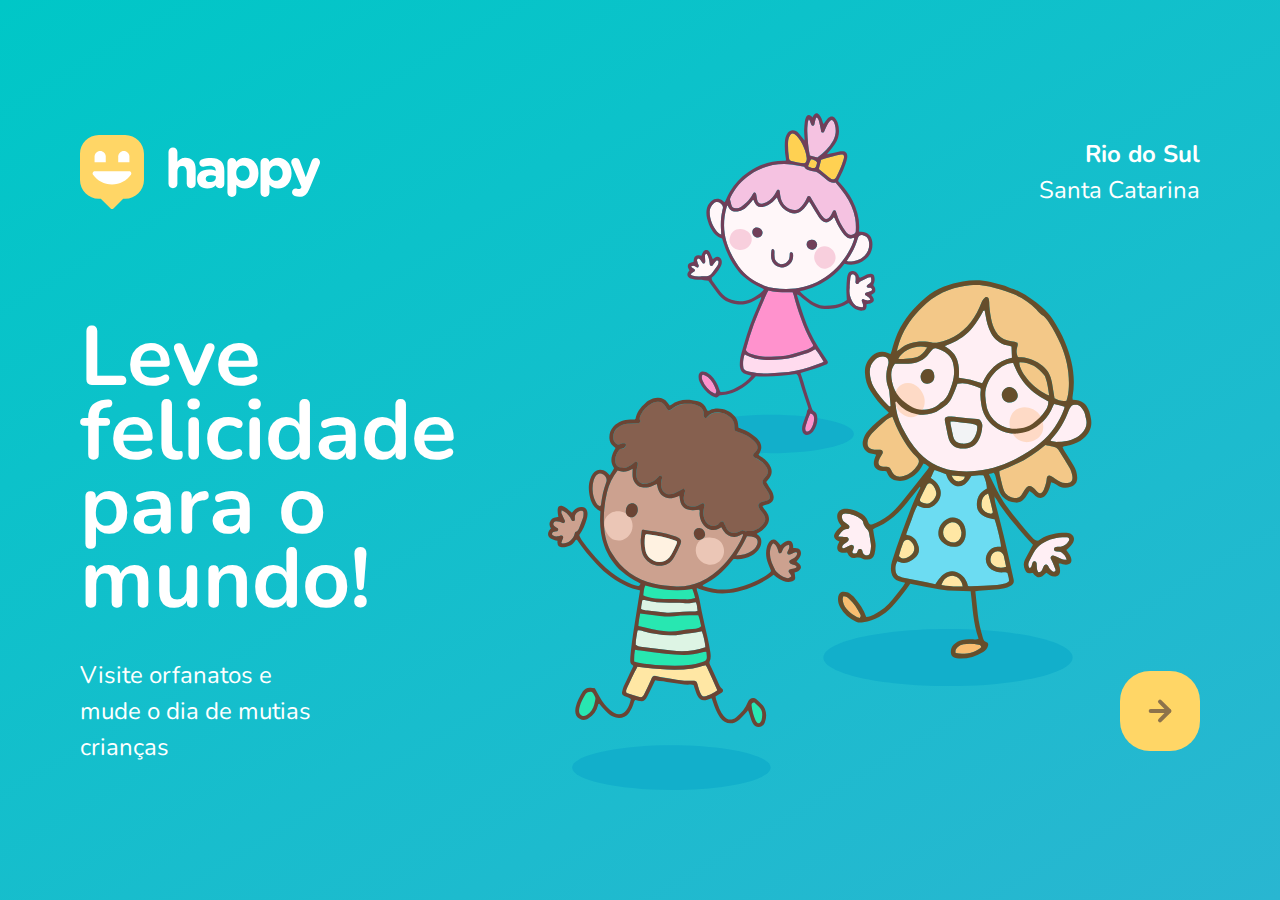
<file: index.html>
<!DOCTYPE html>
<html lang="pt_BR">

<head>
  <meta charset="UTF-8">
  <meta name="viewport" content="width=device-width, initial-scale=1.0">
  <title>Happy</title>
  <link href="https://fonts.googleapis.com/css2?family=Nunito:wght@400;600;800&display=swap" rel="stylesheet">
  <link rel="stylesheet" href="public/css/main.css">
  <link rel="stylesheet" href="public/css/animations.css">
  <link rel="stylesheet" href="public/css/page-landing.css">

  <link rel="icon" href="./public/images/logo-icon.png">
</head>

<body>
  <div class="page-landing">
    <div class="container">
      <header>
        <img id="logo" class="animate-up" src="public/images/logo.svg" alt="Logo from page">

        <div class="location animate-up">
          <strong>Rio do Sul</strong>
          <p animate-up>Santa Catarina</p>
        </div>
      </header>

      <main>
        <h1 class="animate-up">Leve felicidade para o mundo!</h1>

        <section class="visit">
          <p class="animate-up">Visite orfanatos e mude o dia de mutias crianças</p>
          <a href="#" title="Visite orfanatos" class="animate-up">
            <img src="public/images/arrow.svg" alt="Go to map">
          </a>
        </section>
    </div>
  </div>
  </main>

</body>

</html>
</file>
<file: public/css/main.css>
* {
  margin: 0;
  padding: 0;
}

body {
  height: 100vh;
  color: #FFF;
}

:root {
  font-size: 62.5%;
}

body, input, button, textarea {
  font-weight: 400;
  line-height: 1;
  font-size: 18px;
  font-family: 'Nunito', sans-serif;
}
</file>
<file: public/css/page-landing.css>
.page-landing {
  background: linear-gradient(329.54deg, #29b6d1 0%, #00c7c7 100%);

  text-align: center;
  min-height: 100vh;

  display: flex;
}

.container {
  margin: auto;
  width: min(90%, 112rem);
}

.location, h1, .visit p {
  height: 16vh;
}

.visit a {
  width: 8rem;
  height: 8rem;
  background: #ffd666;

  border: none;
  border-radius: 3rem;

  display: flex;
  align-items: center;
  justify-content: center;

  margin: 0 auto;

  transition: background 200ms;

}

.visit a:hover {
  background: #96feff;
}

#logo {
  animation-delay: 50ms;
}

.location {
  animation-delay: 100ms;
}

main h1 {
  animation-delay: 150ms;
}

.visit p {
  animation-delay: 200ms;
}

.visit a {
  animation-delay: 250ms;
}

/* Desktop Version */

@media (min-width: 760px) {
  
  .container {
    padding: 5rem 2rem;
    background: url("../images/bg.svg") no-repeat 80% / clamp(30rem, 54vw, 56rem);
    background-position: top-center; 
  }

  header {
    display: flex;
    align-items: center;
    justify-content: space-between;
  }

  .location, h1, .visit p {
    height: initial;
    text-align: initial;
  }

  .location {
    text-align: right;
    font-size:2.4rem;
    line-height: 1.5;
  }

  main h1 {
    font-size: clamp(4rem, 8vw, 8.4rem);
    font-weight: bold;
    line-height: .88;

    margin: clamp(10%, 9vh, 12%)0 4rem;

    width: min(300px, 80%);
  }

  .visit {
    display: flex;
    align-items: center;
    justify-content: space-between;
  }

  .visit a {
    margin: initial;
  }

  .visit p {
    font-size: 2.4rem;
    line-height: 1.5;
    width: clamp(20rem, 20vw, 30rem);
  }
}
</file>
<file: public/css/animations.css>
/* Animações */

@keyframes up {
  from {
    opacity: 0;
    transform: translateY(16px);
  }

  to {
    opacity: 1;
    transform: translateY(0);
  }
}

.animate-up {
  animation-name: up;
  animation-duration: 300ms;
  animation-fill-mode: backwards;
}
</file>
